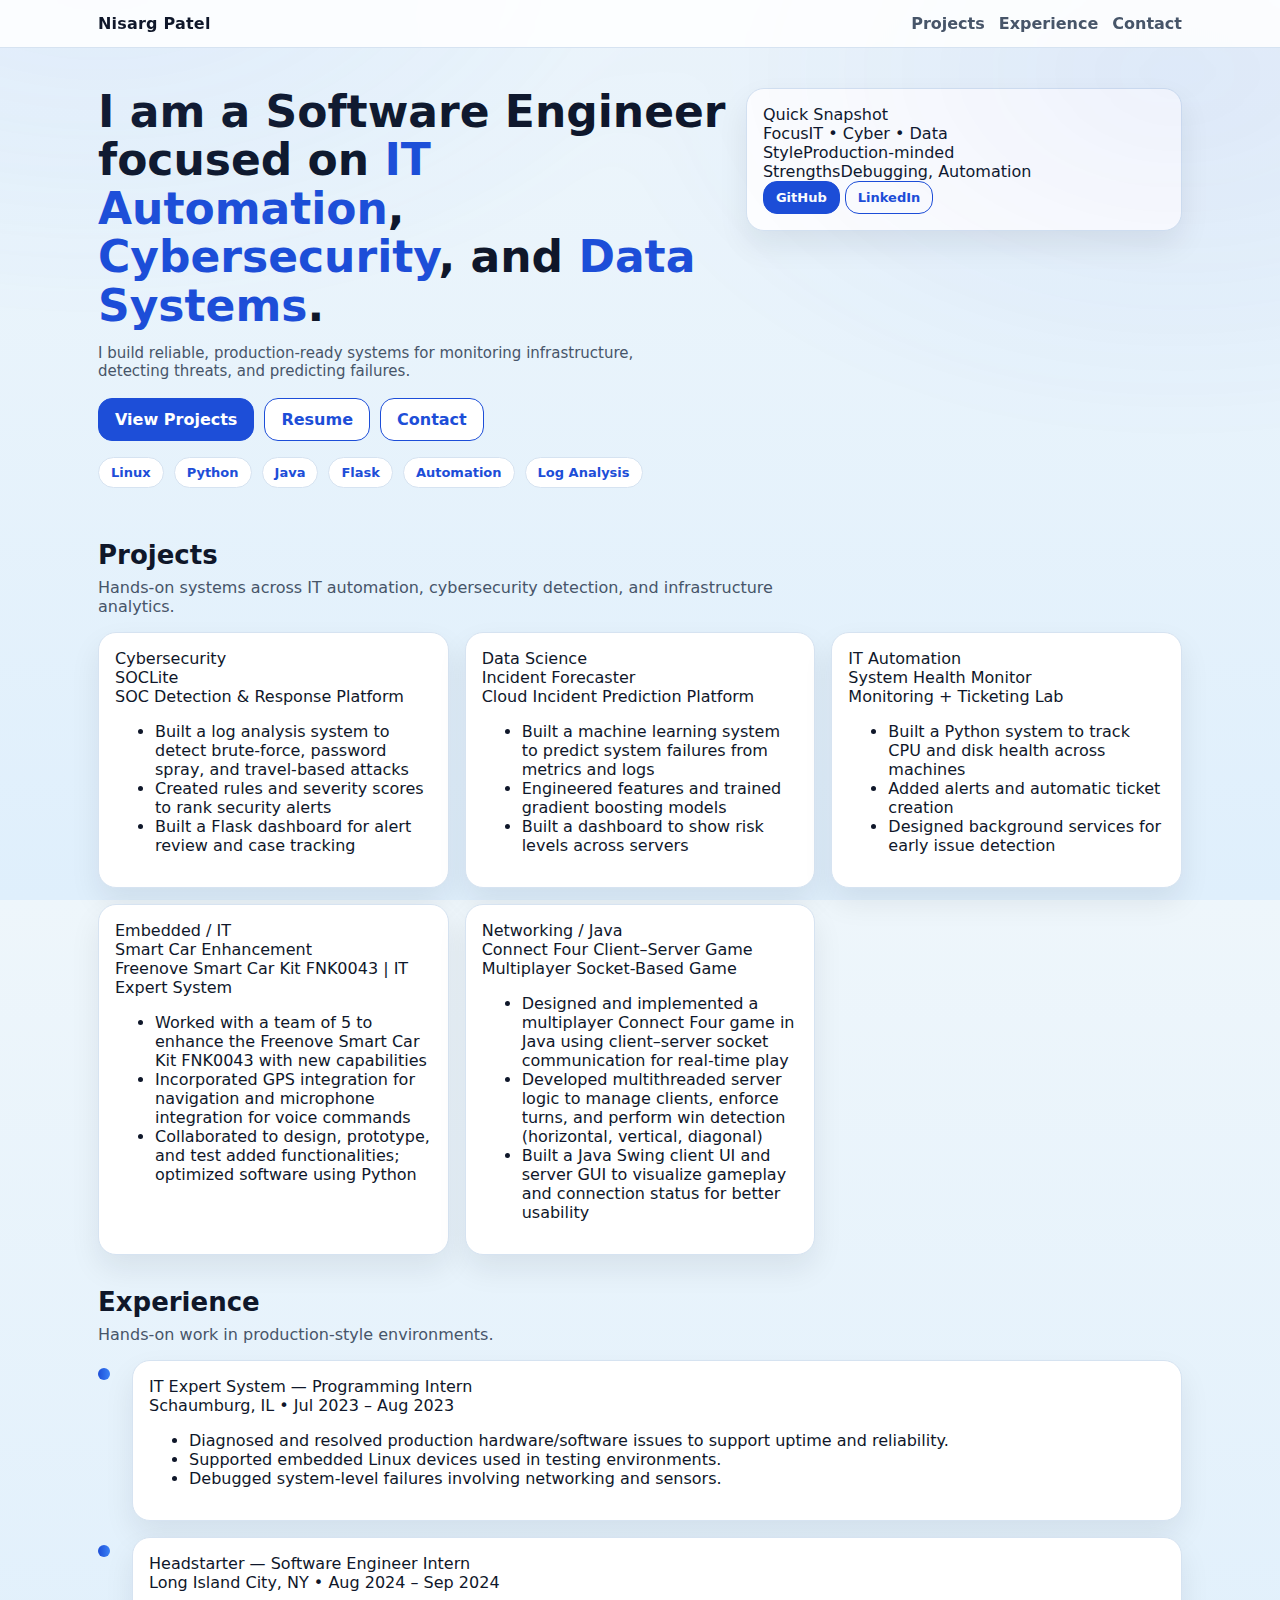
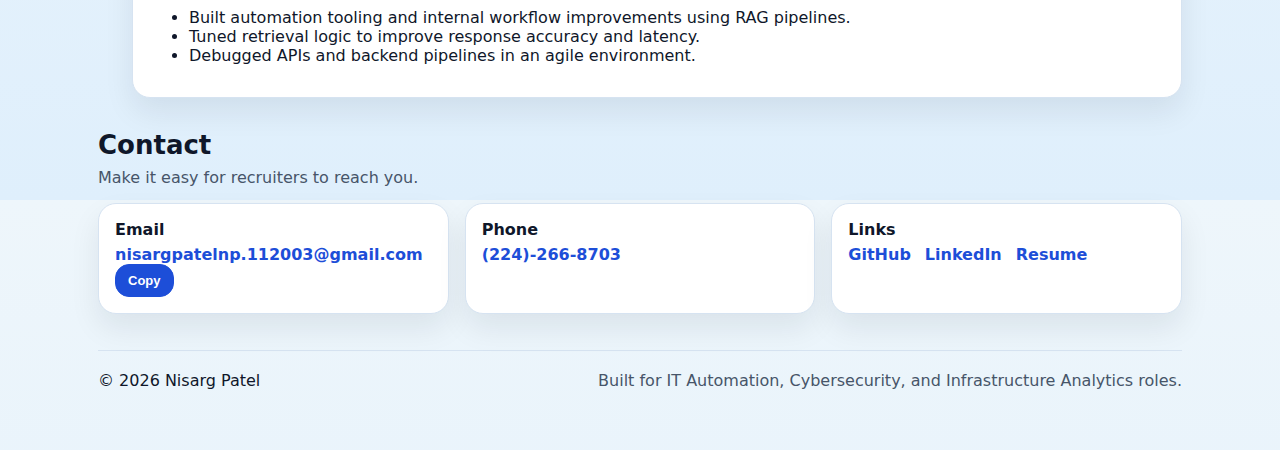
<file: index.html>
<!doctype html>
<html lang="en">
<head>
  <meta charset="utf-8" />
  <meta name="viewport" content="width=device-width, initial-scale=1" />
  <title>Nisarg Patel | IT Automation • Cybersecurity • Data</title>
  <meta name="description" content="Portfolio of Nisarg Patel: IT automation, SOC detection, and infrastructure analytics projects." />
  <link rel="stylesheet" href="assets/style.css" />
</head>
<body>
  <div class="bg"></div>

  <header class="nav">
    <div class="nav-inner">
      <a class="logo" href="index.html">Nisarg Patel</a>
      <nav class="links">
        <a href="#projects">Projects</a>
        <a href="#experience">Experience</a>
        <a href="#contact">Contact</a>
      </nav>
    </div>
  </header>

  <main class="wrap">
    <!-- HERO -->
    <section class="hero">
      <div class="hero-left">
        <h1 class="title">
            I am a <strong>Software Engineer</strong> focused on
            <span class="accent">IT Automation</span>,
            <span class="accent">Cybersecurity</span>, and
            <span class="accent">Data Systems</span>.
          </h1>
          
          <p class="subtitle">
            I build reliable, production-ready systems for monitoring infrastructure,
            detecting threats, and predicting failures.
          </p>
          
        <div class="hero-cta">
          <a class="btn" href="#projects">View Projects</a>
          <a class="btn ghost"
             href="https://drive.google.com/file/d/1xXSRDD8Z4dnZ7dCGsXYdKQaqm5xOyZzu/view?usp=sharing"
             target="_blank" rel="noopener noreferrer">Resume</a>
          <a class="btn ghost" href="#contact">Contact</a>
        </div>

        <div class="chips">
          <span class="chip">Linux</span>
          <span class="chip">Python</span>
          <span class="chip">Java</span>
          <span class="chip">Flask</span>
          <span class="chip">Automation</span>
          <span class="chip">Log Analysis</span>
        </div>
      </div>

      <div class="hero-right">
        <div class="panel">
          <div class="panel-title">Quick Snapshot</div>

          <div class="kvs">
            <div class="kv"><span class="k">Focus</span><span class="v">IT • Cyber • Data</span></div>
            <div class="kv"><span class="k">Style</span><span class="v">Production-minded</span></div>
            <div class="kv"><span class="k">Strengths</span><span class="v">Debugging, Automation</span></div>
          </div>

          <div class="panel-actions">
            <a class="btn small"
               href="https://github.com/NisargPatel07"
               target="_blank" rel="noopener noreferrer">GitHub</a>

            <a class="btn small ghost"
               href="https://www.linkedin.com/in/nisargpatel07131511/"
               target="_blank" rel="noopener noreferrer">LinkedIn</a>
          </div>
        </div>
      </div>
    </section>

    <!-- PROJECTS -->
    <section class="section" id="projects">
      <div class="section-head">
        <h2>Projects</h2>
        <p>Hands-on systems across IT automation, cybersecurity detection, and infrastructure analytics.</p>
      </div>

      <div class="grid" id="projectGrid">
        <!-- SOCLite -->
        <article class="card">
            <div class="badge">Cybersecurity</div>
            <div class="card-title">SOCLite</div>
            <div class="card-sub">SOC Detection & Response Platform</div>
            <ul class="card-list">
              <li>Built a log analysis system to detect brute-force, password spray, and travel-based attacks</li>
              <li>Created rules and severity scores to rank security alerts</li>
              <li>Built a Flask dashboard for alert review and case tracking</li>
            </ul>
          </article>
  
          <!-- Incident Forecaster -->
          <article class="card">
            <div class="badge">Data Science</div>
            <div class="card-title">Incident Forecaster</div>
            <div class="card-sub">Cloud Incident Prediction Platform</div>
            <ul class="card-list">
              <li>Built a machine learning system to predict system failures from metrics and logs</li>
              <li>Engineered features and trained gradient boosting models</li>
              <li>Built a dashboard to show risk levels across servers</li>
            </ul>
          </article>
  
          <!-- System Health Monitor -->
          <article class="card">
            <div class="badge">IT Automation</div>
            <div class="card-title">System Health Monitor</div>
            <div class="card-sub">Monitoring + Ticketing Lab</div>
            <ul class="card-list">
              <li>Built a Python system to track CPU and disk health across machines</li>
              <li>Added alerts and automatic ticket creation</li>
              <li>Designed background services for early issue detection</li>
            </ul>
          </article>

        <!-- Smart Car Enhancement -->
        <article class="card">
          <div class="badge">Embedded / IT</div>
          <div class="card-title">Smart Car Enhancement</div>
          <div class="card-sub">Freenove Smart Car Kit FNK0043 | IT Expert System</div>
          <ul class="card-list">
            <li>Worked with a team of 5 to enhance the Freenove Smart Car Kit FNK0043 with new capabilities</li>
            <li>Incorporated GPS integration for navigation and microphone integration for voice commands</li>
            <li>Collaborated to design, prototype, and test added functionalities; optimized software using Python</li>
          </ul>
        </article>

        <!-- Connect Four -->
        <article class="card">
          <div class="badge">Networking / Java</div>
          <div class="card-title">Connect Four Client–Server Game</div>
          <div class="card-sub">Multiplayer Socket-Based Game</div>
          <ul class="card-list">
            <li>Designed and implemented a multiplayer Connect Four game in Java using client–server socket communication for real-time play</li>
            <li>Developed multithreaded server logic to manage clients, enforce turns, and perform win detection (horizontal, vertical, diagonal)</li>
            <li>Built a Java Swing client UI and server GUI to visualize gameplay and connection status for better usability</li>
          </ul>
        </article>
      </div>
    </section>

    <!-- EXPERIENCE -->
    <section class="section" id="experience">
      <div class="section-head">
        <h2>Experience</h2>
        <p>Hands-on work in production-style environments.</p>
      </div>

      <div class="timeline">
        <div class="tl-item">
          <div class="tl-dot"></div>
          <div class="tl-body">
            <div class="tl-title">IT Expert System — Programming Intern</div>
            <div class="tl-meta">Schaumburg, IL • Jul 2023 – Aug 2023</div>
            <ul class="tl-list">
              <li>Diagnosed and resolved production hardware/software issues to support uptime and reliability.</li>
              <li>Supported embedded Linux devices used in testing environments.</li>
              <li>Debugged system-level failures involving networking and sensors.</li>
            </ul>
          </div>
        </div>

        <div class="tl-item">
          <div class="tl-dot"></div>
          <div class="tl-body">
            <div class="tl-title">Headstarter — Software Engineer Intern</div>
            <div class="tl-meta">Long Island City, NY • Aug 2024 – Sep 2024</div>
            <ul class="tl-list">
              <li>Built automation tooling and internal workflow improvements using RAG pipelines.</li>
              <li>Tuned retrieval logic to improve response accuracy and latency.</li>
              <li>Debugged APIs and backend pipelines in an agile environment.</li>
            </ul>
          </div>
        </div>
      </div>
    </section>

    <!-- CONTACT -->
    <section class="section" id="contact">
      <div class="section-head">
        <h2>Contact</h2>
        <p>Make it easy for recruiters to reach you.</p>
      </div>

      <div class="contact contact-2">
        <div class="contact-card">
          <div class="contact-title">Email</div>
          <div class="contact-value">
            <a class="link" href="mailto:nisargpatelnp.112003@gmail.com">nisargpatelnp.112003@gmail.com</a>
          </div>
          <button class="btn small" id="copyEmailBtn" type="button" data-email="nisargpatelnp.112003@gmail.com">Copy</button>
        </div>

        <div class="contact-card">
          <div class="contact-title">Phone</div>
          <div class="contact-value">
            <a class="link" href="tel:+12242668703">(224)-266-8703</a>
          </div>
        </div>

        <div class="contact-card contact-wide">
          <div class="contact-title">Links</div>
          <div class="contact-links">
            <a class="link" href="https://github.com/NisargPatel07" target="_blank" rel="noopener noreferrer">GitHub</a>
            <a class="link" href="https://www.linkedin.com/in/nisargpatel07131511/" target="_blank" rel="noopener noreferrer">LinkedIn</a>
            <a class="link" href="https://drive.google.com/file/d/1n4Jp6K33p_qrFjnvlUPMXTKnHRtMFSNC/view?usp=sharing" target="_blank" rel="noopener noreferrer">Resume</a>
          </div>
        </div>
      </div>
    </section>

    <footer class="foot">
      <div>© <span id="year"></span> Nisarg Patel</div>
      <div class="muted">Built for IT Automation, Cybersecurity, and Infrastructure Analytics roles.</div>
    </footer>
  </main>

  <script src="assets/main.js"></script>
</body>
</html>
</file>
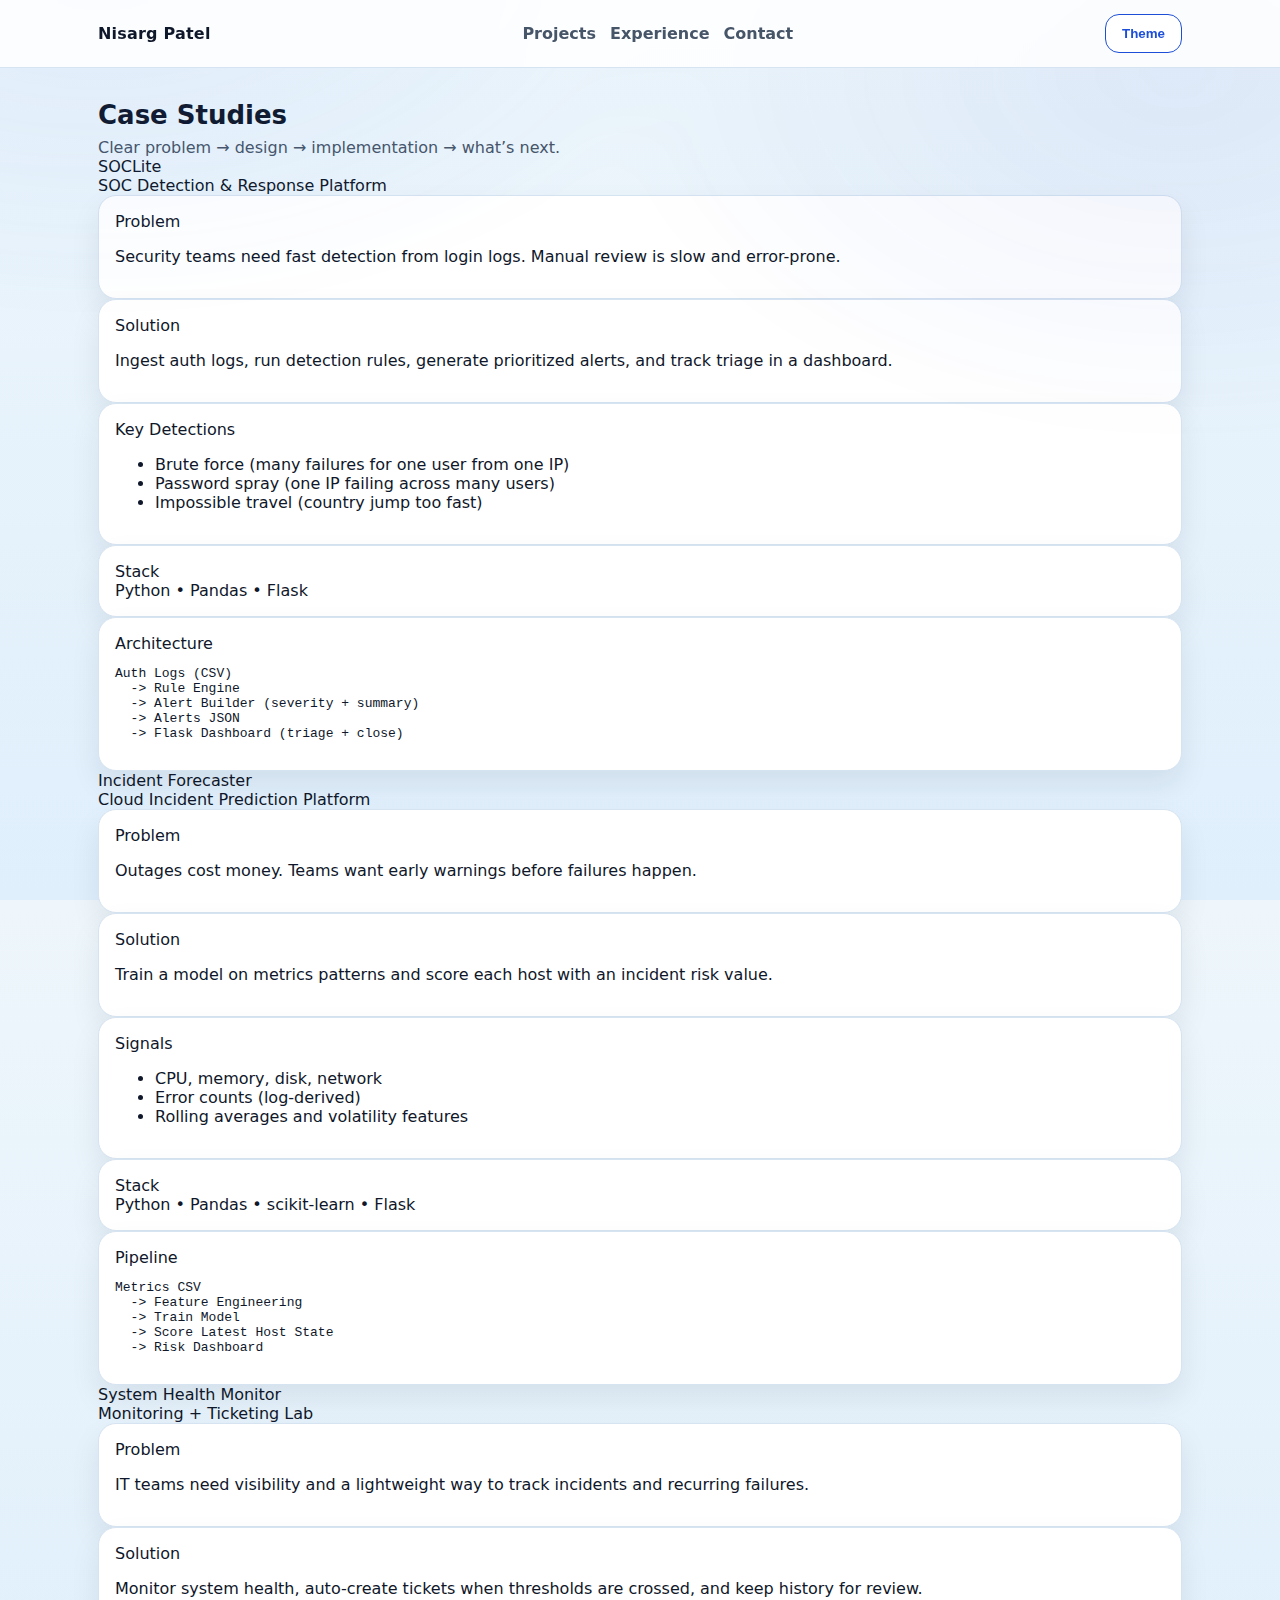
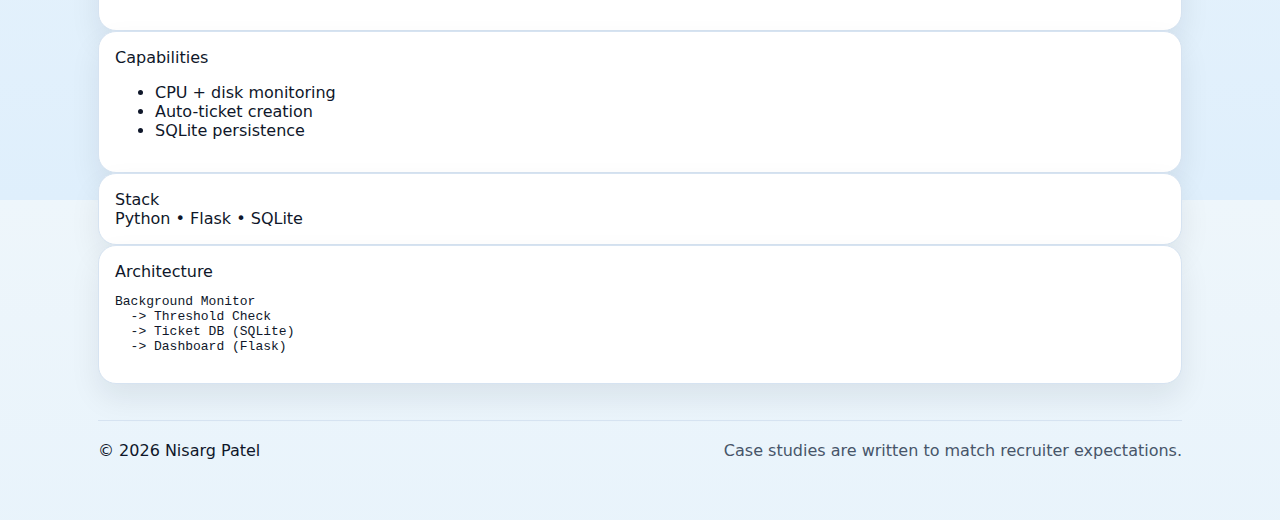
<file: projects.html>
<!doctype html>
<html lang="en">
<head>
  <meta charset="utf-8" />
  <meta name="viewport" content="width=device-width, initial-scale=1" />
  <title>Nisarg Patel | Case Studies</title>
  <meta name="description" content="Project case studies: SOCLite, Incident Forecaster, System Health Monitor." />
  <link rel="stylesheet" href="assets/style.css" />
</head>
<body>
  <div class="bg"></div>

  <header class="nav">
    <div class="nav-inner">
      <a class="logo" href="index.html">Nisarg Patel</a>
      <nav class="links">
        <a href="index.html#projects">Projects</a>
        <a href="index.html#experience">Experience</a>
        <a href="index.html#contact">Contact</a>
      </nav>
      <button class="btn ghost" id="themeBtn" type="button">Theme</button>
    </div>
  </header>

  <main class="wrap">
    <section class="section">
      <div class="section-head">
        <h1>Case Studies</h1>
        <p>Clear problem → design → implementation → what’s next.</p>
      </div>
    </section>

    <section class="case" id="soclite">
      <div class="case-head">
        <div class="case-title">SOCLite</div>
        <div class="case-sub">SOC Detection & Response Platform</div>
      </div>

      <div class="case-grid">
        <div class="case-card">
          <div class="case-card-title">Problem</div>
          <p>Security teams need fast detection from login logs. Manual review is slow and error-prone.</p>
        </div>
        <div class="case-card">
          <div class="case-card-title">Solution</div>
          <p>Ingest auth logs, run detection rules, generate prioritized alerts, and track triage in a dashboard.</p>
        </div>
        <div class="case-card">
          <div class="case-card-title">Key Detections</div>
          <ul class="clean">
            <li>Brute force (many failures for one user from one IP)</li>
            <li>Password spray (one IP failing across many users)</li>
            <li>Impossible travel (country jump too fast)</li>
          </ul>
        </div>
        <div class="case-card">
          <div class="case-card-title">Stack</div>
          <div class="mono">Python • Pandas • Flask</div>
        </div>
      </div>

      <div class="case-card wide">
        <div class="case-card-title">Architecture</div>
        <pre class="arch">Auth Logs (CSV)
  -> Rule Engine
  -> Alert Builder (severity + summary)
  -> Alerts JSON
  -> Flask Dashboard (triage + close)</pre>
      </div>
    </section>

    <section class="case" id="incident">
      <div class="case-head">
        <div class="case-title">Incident Forecaster</div>
        <div class="case-sub">Cloud Incident Prediction Platform</div>
      </div>

      <div class="case-grid">
        <div class="case-card">
          <div class="case-card-title">Problem</div>
          <p>Outages cost money. Teams want early warnings before failures happen.</p>
        </div>
        <div class="case-card">
          <div class="case-card-title">Solution</div>
          <p>Train a model on metrics patterns and score each host with an incident risk value.</p>
        </div>
        <div class="case-card">
          <div class="case-card-title">Signals</div>
          <ul class="clean">
            <li>CPU, memory, disk, network</li>
            <li>Error counts (log-derived)</li>
            <li>Rolling averages and volatility features</li>
          </ul>
        </div>
        <div class="case-card">
          <div class="case-card-title">Stack</div>
          <div class="mono">Python • Pandas • scikit-learn • Flask</div>
        </div>
      </div>

      <div class="case-card wide">
        <div class="case-card-title">Pipeline</div>
        <pre class="arch">Metrics CSV
  -> Feature Engineering
  -> Train Model
  -> Score Latest Host State
  -> Risk Dashboard</pre>
      </div>
    </section>

    <section class="case" id="health">
      <div class="case-head">
        <div class="case-title">System Health Monitor</div>
        <div class="case-sub">Monitoring + Ticketing Lab</div>
      </div>

      <div class="case-grid">
        <div class="case-card">
          <div class="case-card-title">Problem</div>
          <p>IT teams need visibility and a lightweight way to track incidents and recurring failures.</p>
        </div>
        <div class="case-card">
          <div class="case-card-title">Solution</div>
          <p>Monitor system health, auto-create tickets when thresholds are crossed, and keep history for review.</p>
        </div>
        <div class="case-card">
          <div class="case-card-title">Capabilities</div>
          <ul class="clean">
            <li>CPU + disk monitoring</li>
            <li>Auto-ticket creation</li>
            <li>SQLite persistence</li>
          </ul>
        </div>
        <div class="case-card">
          <div class="case-card-title">Stack</div>
          <div class="mono">Python • Flask • SQLite</div>
        </div>
      </div>

      <div class="case-card wide">
        <div class="case-card-title">Architecture</div>
        <pre class="arch">Background Monitor
  -> Threshold Check
  -> Ticket DB (SQLite)
  -> Dashboard (Flask)</pre>
      </div>
    </section>

    <footer class="foot">
      <div>© <span id="year"></span> Nisarg Patel</div>
      <div class="muted">Case studies are written to match recruiter expectations.</div>
    </footer>
  </main>

  <script src="assets/main.js"></script>
</body>
</html>
</file>
<file: assets/style.css>
:root{
    --bg0:#eef6fb;
    --bg1:#dfeffc;
    --card:#ffffff;
    --border:#d6e3f1;
    --text:#0f172a;
    --muted:#475569;
    --accent:#1d4ed8;
    --accent2:#3b82f6;
    --shadow:0 14px 30px rgba(15,23,42,.08);
  }
  
  *{box-sizing:border-box}
  html,body{height:100%}
  
  body{
    margin:0;
    font-family: ui-sans-serif, system-ui, -apple-system, Segoe UI, Roboto, Arial;
    color:var(--text);
    background:linear-gradient(180deg,var(--bg0),var(--bg1));
  }
  
  /* Soft glow background */
  .bg{
    position:fixed;
    inset:-20%;
    background:
      radial-gradient(60% 50% at 20% 10%, rgba(59,130,246,.15), transparent 60%),
      radial-gradient(55% 50% at 80% 20%, rgba(29,78,216,.12), transparent 60%);
    pointer-events:none;
    filter: blur(20px);
    opacity:.6;
  }
  
  .wrap{max-width:1120px;margin:0 auto;padding:0 18px 40px}
  
  /* NAV */
  .nav{
    position:sticky;
    top:0;
    background:rgba(255,255,255,.85);
    border-bottom:1px solid var(--border);
    backdrop-filter: blur(6px);
    z-index:50;
  }
  
  .nav-inner{
    max-width:1120px;
    margin:0 auto;
    padding:14px 18px;
    display:flex;
    align-items:center;
    justify-content:space-between;
    gap:14px
  }
  
  .logo{
    color:var(--text);
    text-decoration:none;
    font-weight:900;
    letter-spacing:.2px
  }
  
  .links{display:flex;gap:14px;flex-wrap:wrap}
  .links a{
    color:var(--muted);
    text-decoration:none;
    font-weight:650
  }
  .links a:hover{color:var(--accent)}
  
  /* BUTTONS */
  .btn{
    display:inline-flex;
    align-items:center;
    justify-content:center;
    border:1px solid var(--accent);
    background:var(--accent);
    color:white;
    padding:11px 16px;
    border-radius:14px;
    text-decoration:none;
    font-weight:800;
    cursor:pointer;
  }
  
  .btn.ghost{
    background:white;
    color:var(--accent);
  }
  
  .btn.small{
    padding:8px 12px;
    font-size:13px;
  }
  
  /* HERO */
  .hero{
    display:grid;
    grid-template-columns:1.3fr .9fr;
    gap:18px;
    padding:40px 0 20px
  }
  @media(max-width:920px){
    .hero{grid-template-columns:1fr}
  }
  
  .title{font-size:44px;line-height:1.1;margin:0}
  .subtitle{margin:14px 0 0;color:var(--muted);font-size:15px;max-width:62ch}
  
  .accent{color:var(--accent)}
  
  .hero-cta{
    display:flex;
    gap:10px;
    flex-wrap:wrap;
    margin-top:18px
  }
  
  .chips{
    display:flex;
    gap:10px;
    flex-wrap:wrap;
    margin-top:16px
  }
  
  .chip{
    border:1px solid var(--border);
    background:white;
    padding:7px 12px;
    border-radius:999px;
    color:var(--accent);
    font-weight:700;
    font-size:13px;
  }
  
  /* CARDS */
  .card,
  .panel,
  .tl-body,
  .contact-card,
  .case-card{
    border:1px solid var(--border);
    background:var(--card);
    border-radius:18px;
    padding:16px;
    box-shadow:var(--shadow);
  }
  
  /* SECTIONS */
  .section{padding:32px 0 0}
  
  .section-head h2,
  .section-head h1{
    margin:0;
    font-size:26px
  }
  
  .section-head p{
    margin:8px 0 0;
    color:var(--muted);
    max-width:72ch
  }
  
  /* FILTER PILLS */
  .filters{
    display:flex;
    gap:10px;
    flex-wrap:wrap;
    margin-top:16px
  }
  
  .pill{
    border:1px solid var(--border);
    background:white;
    color:var(--accent);
    padding:8px 14px;
    border-radius:999px;
    font-weight:800;
    cursor:pointer;
  }
  
  .pill.active{
    background:var(--accent);
    color:white;
  }
  
  /* GRID */
  .grid{
    display:grid;
    grid-template-columns:repeat(3,1fr);
    gap:16px;
    margin-top:16px
  }
  @media(max-width:980px){
    .grid{grid-template-columns:1fr}
  }
  
  /* TIMELINE */
  .timeline{
    display:flex;
    flex-direction:column;
    gap:16px;
    margin-top:16px
  }
  
  .tl-item{
    display:grid;
    grid-template-columns:22px 1fr;
    gap:12px
  }
  
  .tl-dot{
    width:12px;
    height:12px;
    border-radius:999px;
    background:linear-gradient(90deg,var(--accent),var(--accent2));
    margin-top:8px
  }
  
  /* CONTACT */
  .contact{
    display:grid;
    grid-template-columns:repeat(3,1fr);
    gap:16px;
    margin-top:16px
  }
  
  @media(max-width:980px){
    .contact{grid-template-columns:1fr}
  }
  
  .contact-title{
    font-weight:900;
    margin-bottom:6px
  }
  
  .contact-links{
    display:flex;
    gap:14px;
    flex-wrap:wrap
  }
  
  .link{
    color:var(--accent);
    font-weight:800;
    text-decoration:none
  }
  
  .link:hover{text-decoration:underline}
  
  /* FOOTER */
  .foot{
    margin-top:36px;
    padding:20px 0;
    border-top:1px solid var(--border);
    display:flex;
    justify-content:space-between;
    gap:14px;
    flex-wrap:wrap
  }
  
  .muted{color:var(--muted)}
</file>
